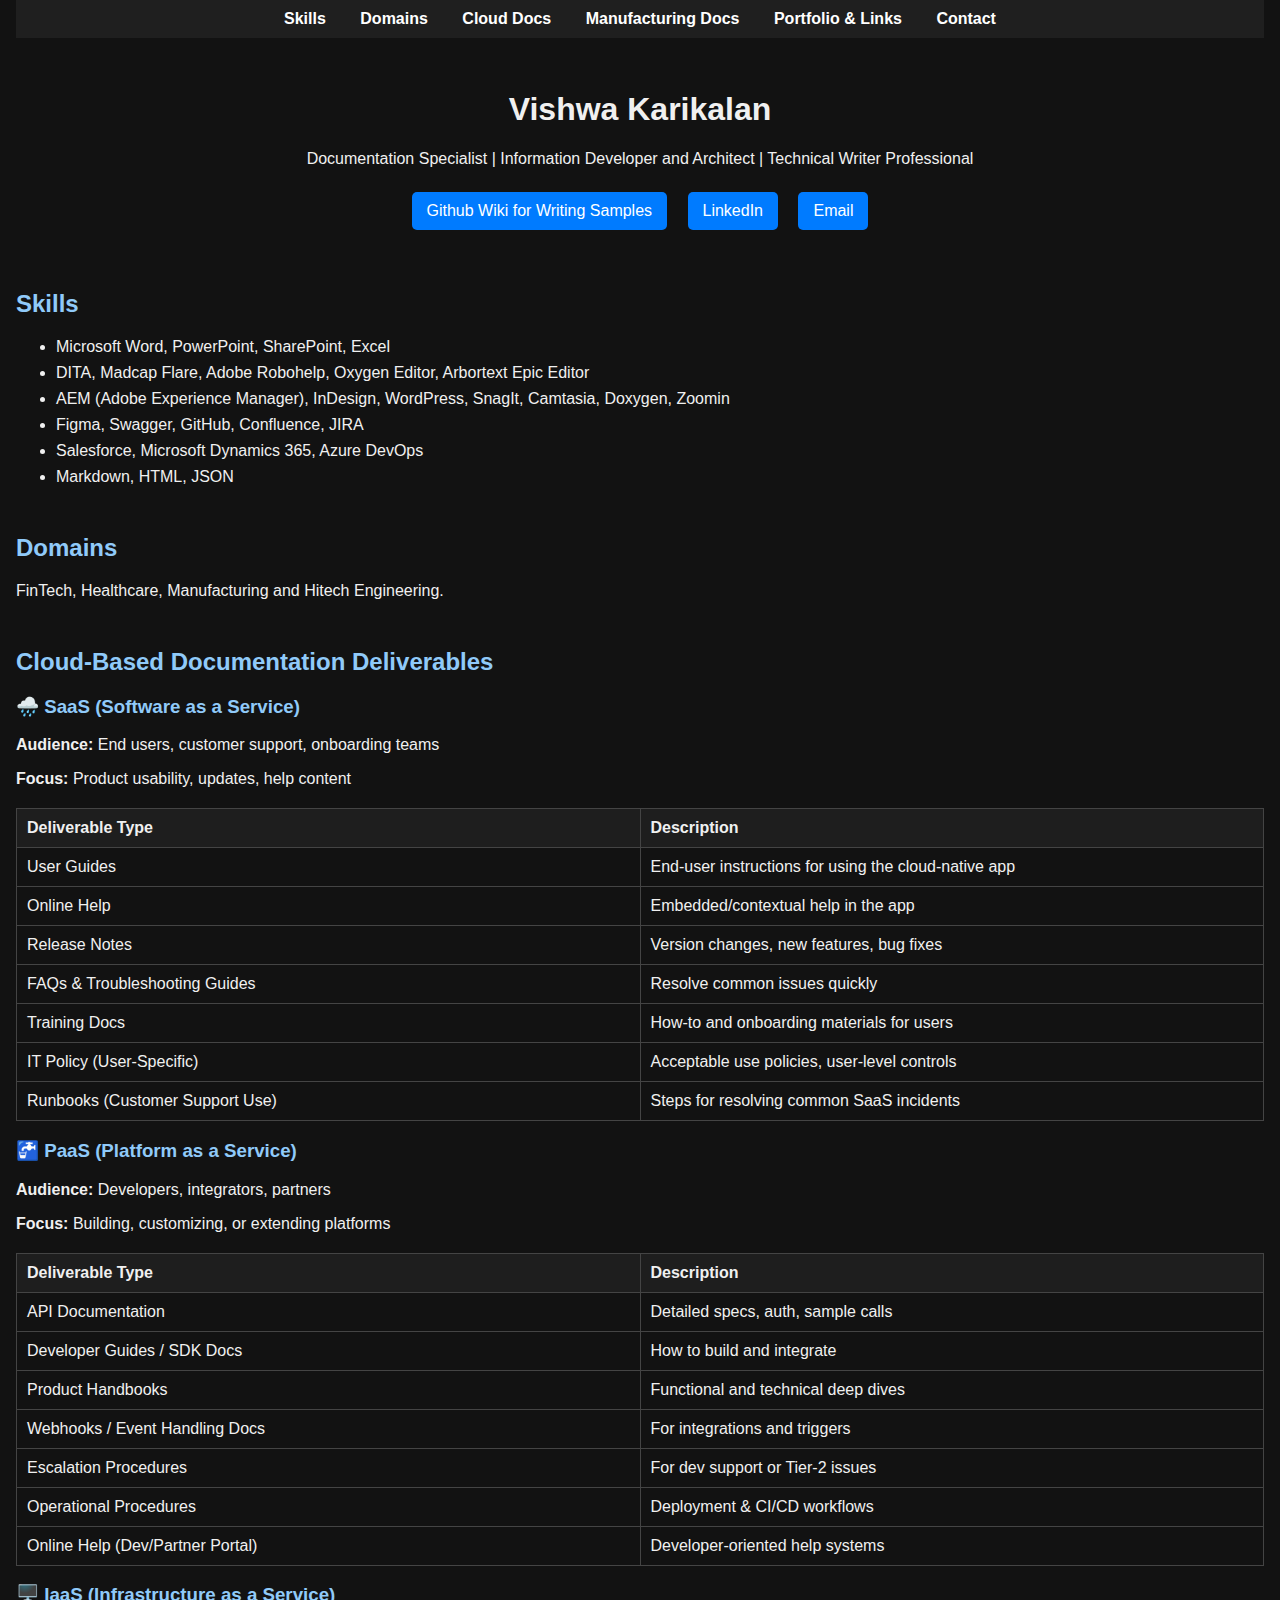
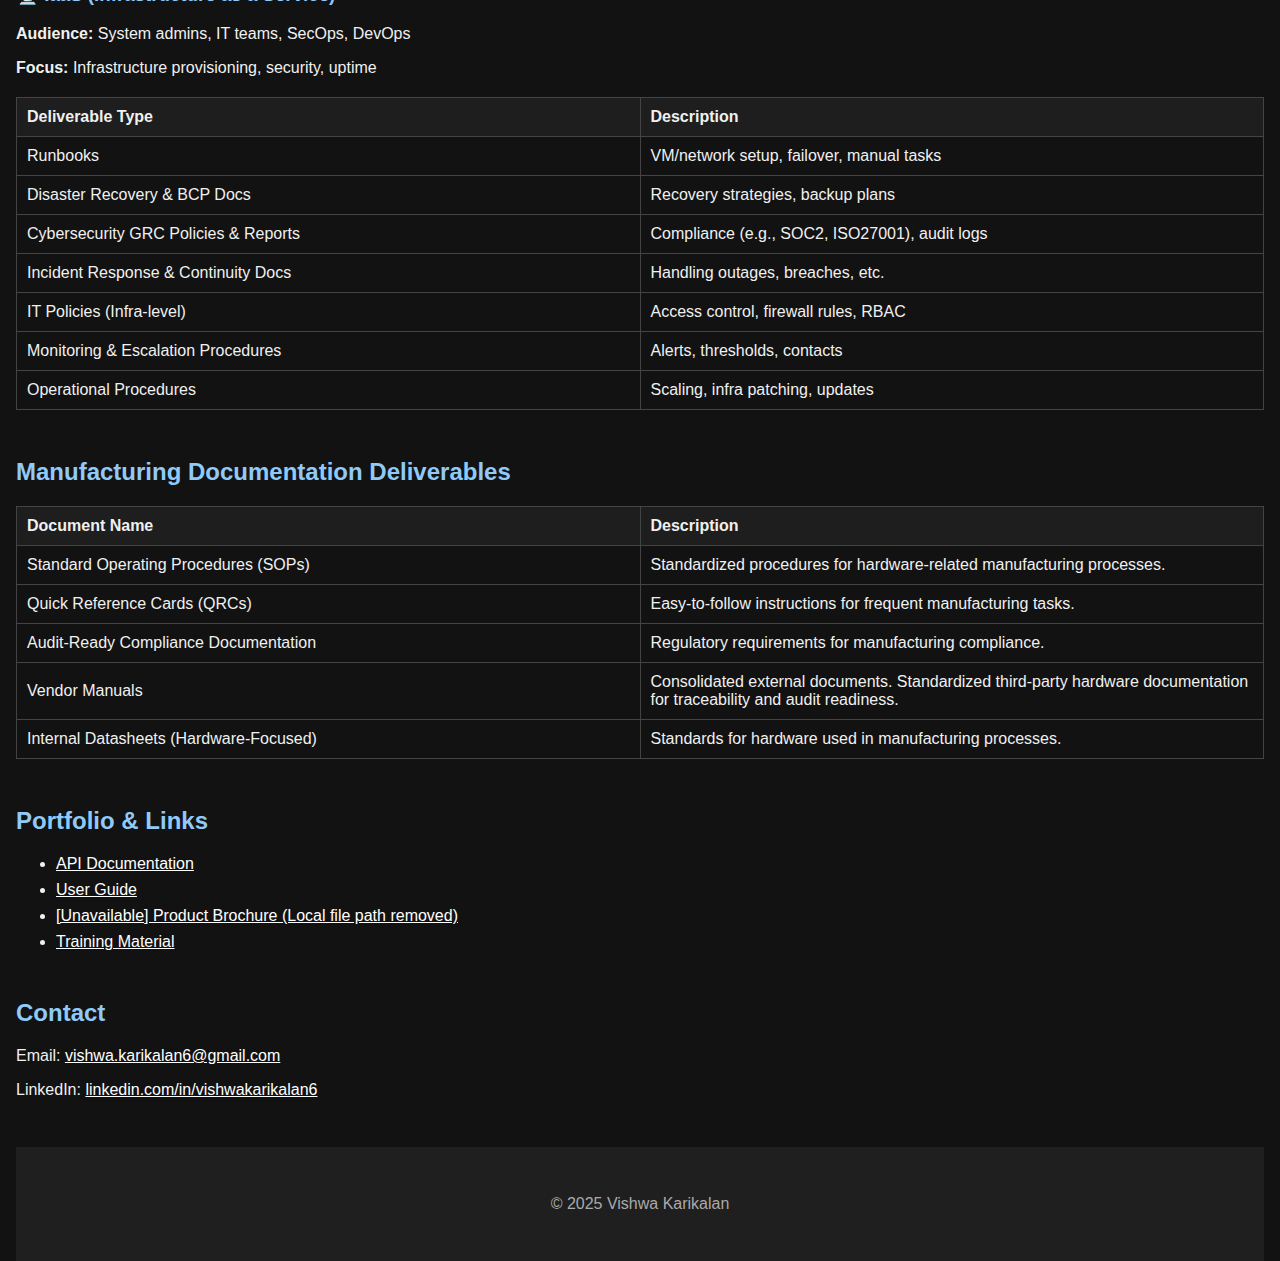
<file: index.html>
<!DOCTYPE html>
<html lang="en">
<head>
  <meta charset="UTF-8">
  <meta name="viewport" content="width=device-width, initial-scale=1.0">
  <title>Vishwa Karikalan | Documentation Specialist</title>
  <style>
    html {
      scroll-behavior: smooth;
    }
    body {
      background-color: #121212;
      color: #f0f0f0;
      font-family: Arial, sans-serif;
      margin: 0;
      padding: 0 1rem;
    }

    /* Make all links white */
    a {
      color: white !important;
    }

    /* Keep button-style links blue */
    .socials a, .btn {
      color: #ffffff !important;
      background-color: #007bff !important;
      padding: 10px 15px;
      text-decoration: none;
      border-radius: 5px;
      display: inline-block;
      margin: 0.5rem;
    }
    .btn:hover, .socials a:hover {
      background-color: #0056b3 !important;
    }

    nav {
      background: #1f1f1f;
      padding: 10px 20px;
      text-align: center;
    }
    nav a {
      margin: 0 15px;
      text-decoration: none;
      font-weight: bold;
    }
    nav a:hover {
      text-decoration: underline;
    }
    header {
      text-align: center;
      padding: 2rem 1rem;
    }
    section {
      margin-bottom: 3rem;
    }
    h2, h3 {
      color: #90caf9;
    }
    ul li {
      margin-bottom: 0.5rem;
    }
    table {
      width: 100%;
      border-collapse: collapse;
      margin-top: 20px;
      table-layout: fixed;
    }
    th, td {
      border: 1px solid #444;
      padding: 10px;
      text-align: left;
      width: 50%;
      word-wrap: break-word;
    }
    th {
      background-color: #1e1e1e;
    }
    footer {
      text-align: center;
      padding: 2rem 0;
      background: #1f1f1f;
      color: #aaa;
    }
    @media screen and (max-width: 768px) {
      nav a {
        display: block;
        margin: 10px 0;
      }
      .socials a, .btn {
        display: block;
        margin: 10px auto;
      }
      table {
        display: block;
        overflow-x: auto;
      }
    }
  </style>
</head>
<body>
  <nav>
    <a href="#skills">Skills</a>
    <a href="#domains">Domains</a>
    <a href="#cloud-docs">Cloud Docs</a>
    <a href="#manufacturing-docs">Manufacturing Docs</a>
    <a href="#portfolio">Portfolio & Links</a>
    <a href="#contact">Contact</a>
  </nav>

  <header>
    <h1>Vishwa Karikalan</h1>
    <p>Documentation Specialist | Information Developer and Architect | Technical Writer Professional</p>
    <div class="socials">
      <a href="https://github.com/vishdocs/My-Portfolio/wiki" target="_blank">Github Wiki for Writing Samples</a>
      <a href="https://www.linkedin.com/in/vishwakarikalan6/" target="_blank">LinkedIn</a>
      <a href="mailto:vishwa.karikalan6@gmail.com">Email</a>
    </div>
  </header>

  <section id="skills">
    <h2>Skills</h2>
    <ul>
      <li>Microsoft Word, PowerPoint, SharePoint, Excel</li>
      <li>DITA, Madcap Flare, Adobe Robohelp, Oxygen Editor, Arbortext Epic Editor</li>
      <li>AEM (Adobe Experience Manager), InDesign, WordPress, SnagIt, Camtasia, Doxygen, Zoomin</li>
      <li>Figma, Swagger, GitHub, Confluence, JIRA</li>
      <li>Salesforce, Microsoft Dynamics 365, Azure DevOps</li>
      <li>Markdown, HTML, JSON</li>
    </ul>
  </section>

  <section id="domains">
    <h2>Domains</h2>
    <p>FinTech, Healthcare, Manufacturing and Hitech Engineering.</p>
  </section>

  <section id="cloud-docs">
    <h2>Cloud-Based Documentation Deliverables</h2>

    <div class="section">
      <h3>🌧️ SaaS (Software as a Service)</h3>
      <p><strong>Audience:</strong> End users, customer support, onboarding teams</p>
      <p><strong>Focus:</strong> Product usability, updates, help content</p>
      <table>
        <tr><th>Deliverable Type</th><th>Description</th></tr>
        <tr><td>User Guides</td><td>End-user instructions for using the cloud-native app</td></tr>
        <tr><td>Online Help</td><td>Embedded/contextual help in the app</td></tr>
        <tr><td>Release Notes</td><td>Version changes, new features, bug fixes</td></tr>
        <tr><td>FAQs & Troubleshooting Guides</td><td>Resolve common issues quickly</td></tr>
        <tr><td>Training Docs</td><td>How-to and onboarding materials for users</td></tr>
        <tr><td>IT Policy (User-Specific)</td><td>Acceptable use policies, user-level controls</td></tr>
        <tr><td>Runbooks (Customer Support Use)</td><td>Steps for resolving common SaaS incidents</td></tr>
      </table>
    </div>

    <div class="section">
      <h3>🚰 PaaS (Platform as a Service)</h3>
      <p><strong>Audience:</strong> Developers, integrators, partners</p>
      <p><strong>Focus:</strong> Building, customizing, or extending platforms</p>
      <table>
        <tr><th>Deliverable Type</th><th>Description</th></tr>
        <tr><td>API Documentation</td><td>Detailed specs, auth, sample calls</td></tr>
        <tr><td>Developer Guides / SDK Docs</td><td>How to build and integrate</td></tr>
        <tr><td>Product Handbooks</td><td>Functional and technical deep dives</td></tr>
        <tr><td>Webhooks / Event Handling Docs</td><td>For integrations and triggers</td></tr>
        <tr><td>Escalation Procedures</td><td>For dev support or Tier-2 issues</td></tr>
        <tr><td>Operational Procedures</td><td>Deployment & CI/CD workflows</td></tr>
        <tr><td>Online Help (Dev/Partner Portal)</td><td>Developer-oriented help systems</td></tr>
      </table>
    </div>

    <div class="section">
      <h3>🖥️ IaaS (Infrastructure as a Service)</h3>
      <p><strong>Audience:</strong> System admins, IT teams, SecOps, DevOps</p>
      <p><strong>Focus:</strong> Infrastructure provisioning, security, uptime</p>
      <table>
        <tr><th>Deliverable Type</th><th>Description</th></tr>
        <tr><td>Runbooks</td><td>VM/network setup, failover, manual tasks</td></tr>
        <tr><td>Disaster Recovery & BCP Docs</td><td>Recovery strategies, backup plans</td></tr>
        <tr><td>Cybersecurity GRC Policies & Reports</td><td>Compliance (e.g., SOC2, ISO27001), audit logs</td></tr>
        <tr><td>Incident Response & Continuity Docs</td><td>Handling outages, breaches, etc.</td></tr>
        <tr><td>IT Policies (Infra-level)</td><td>Access control, firewall rules, RBAC</td></tr>
        <tr><td>Monitoring & Escalation Procedures</td><td>Alerts, thresholds, contacts</td></tr>
        <tr><td>Operational Procedures</td><td>Scaling, infra patching, updates</td></tr>
      </table>
    </div>
  </section>

  <section id="manufacturing-docs">
    <h2>Manufacturing Documentation Deliverables</h2>
    <div class="section">
      <table>
        <tr><th>Document Name</th><th>Description</th></tr>
        <tr><td>Standard Operating Procedures (SOPs)</td><td>Standardized procedures for hardware-related manufacturing processes.</td></tr>
        <tr><td>Quick Reference Cards (QRCs)</td><td>Easy-to-follow instructions for frequent manufacturing tasks.</td></tr>
        <tr><td>Audit-Ready Compliance Documentation</td><td>Regulatory requirements for manufacturing compliance.</td></tr>
        <tr><td>Vendor Manuals</td><td>Consolidated external documents. Standardized third-party hardware documentation for traceability and audit readiness.</td></tr>
        <tr><td>Internal Datasheets (Hardware-Focused)</td><td>Standards for hardware used in manufacturing processes.</td></tr>
      </table>
    </div>
  </section>

  <section id="portfolio">
    <h2>Portfolio & Links</h2>
    <ul>
      <li><a href="https://codeconnect.fisglobal.com/developerToolkit/D5A6D21AF1DE44569946BBD91FF05A03" target="_blank">API Documentation</a></li>
      <li><a href="https://www.relius.net/Support/downloads/FIS%20Client%20Portal%20User%20Guide.pdf" target="_blank">User Guide</a></li>
      <li><a href="#" target="_blank">[Unavailable] Product Brochure (Local file path removed)</a></li>
      <li><a href="https://github.com/vishdocs/My-Portfolio/wiki/Git-Query-Language-for-Technical-Writers" target="_blank">Training Material</a></li>
    </ul>
  </section>

  <section id="contact">
    <h2>Contact</h2>
    <p>Email: <a href="mailto:vishwa.karikalan6@gmail.com">vishwa.karikalan6@gmail.com</a></p>
    <p>LinkedIn: <a href="https://www.linkedin.com/in/vishwakarikalan6/" target="_blank">linkedin.com/in/vishwakarikalan6</a></p>
  </section>

  <footer>
    <p>&copy; 2025 Vishwa Karikalan</p>
  </footer>
</body>
</html>
</file>
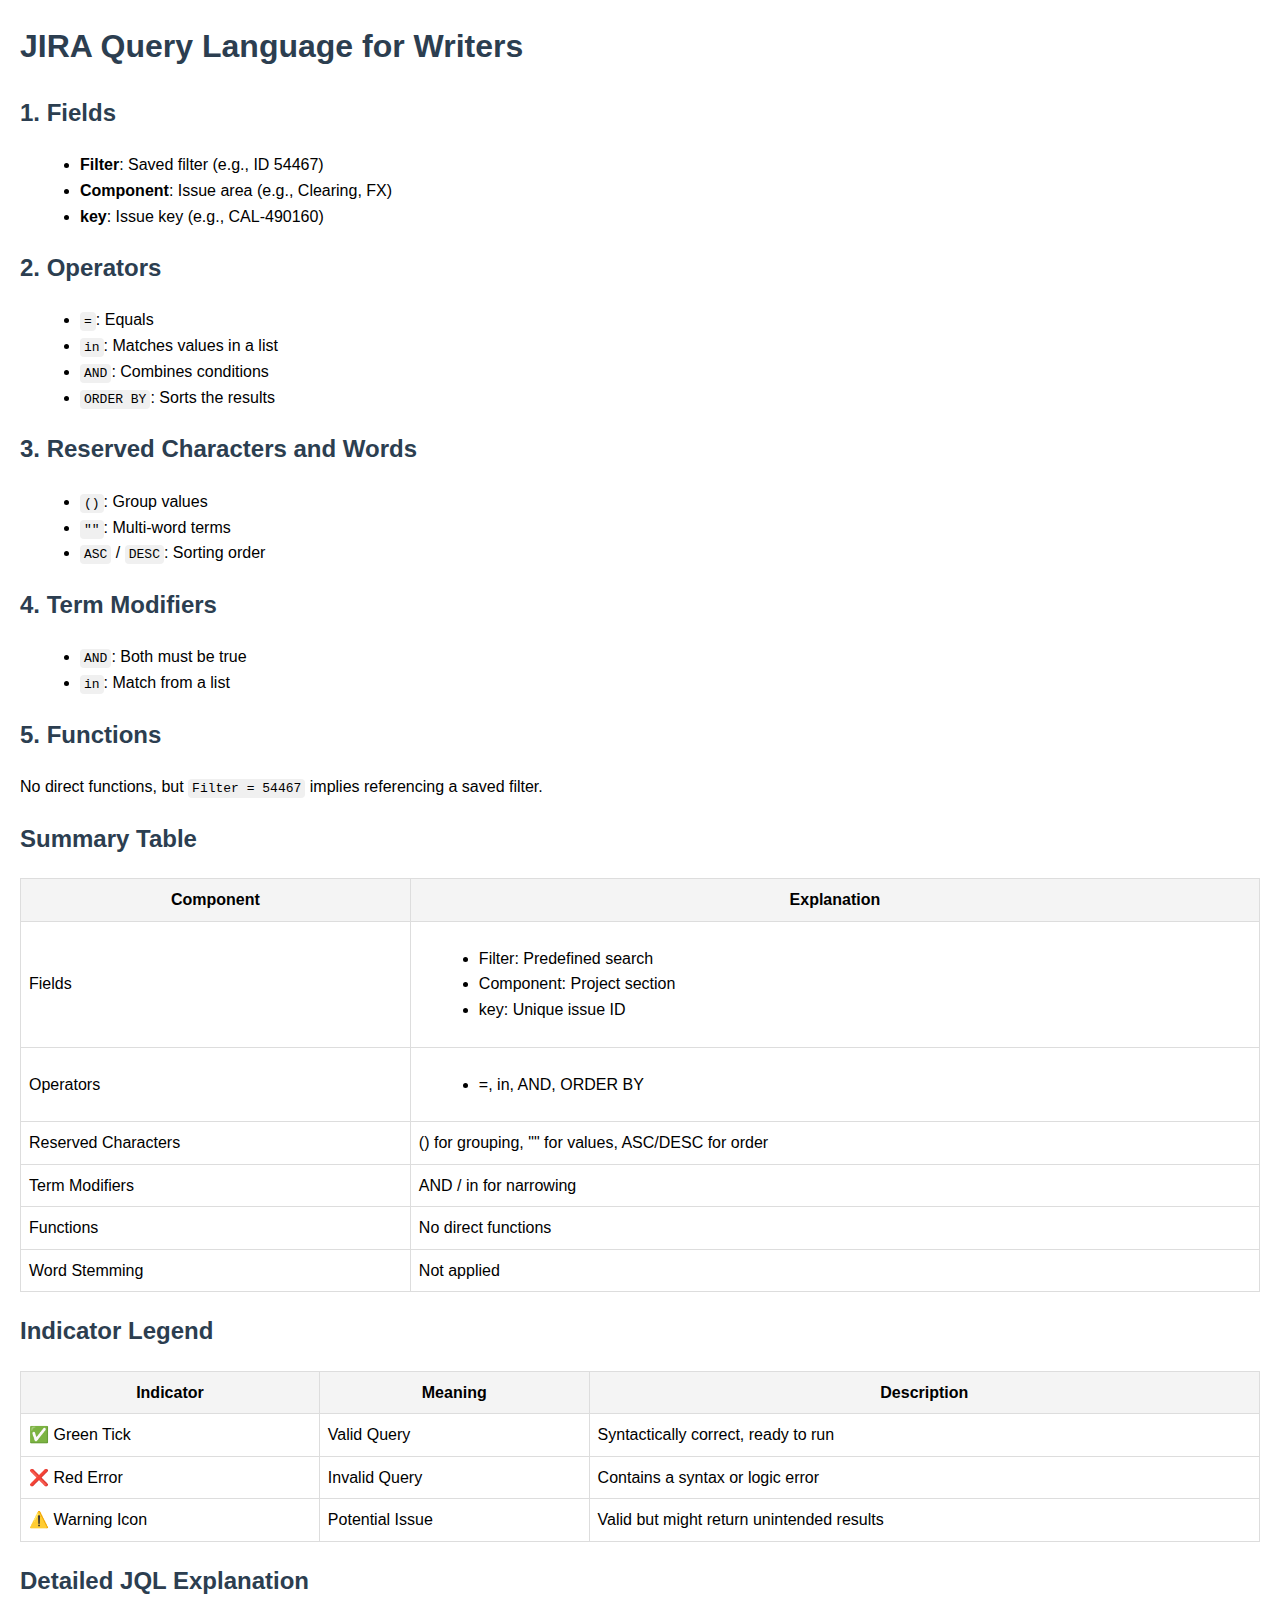
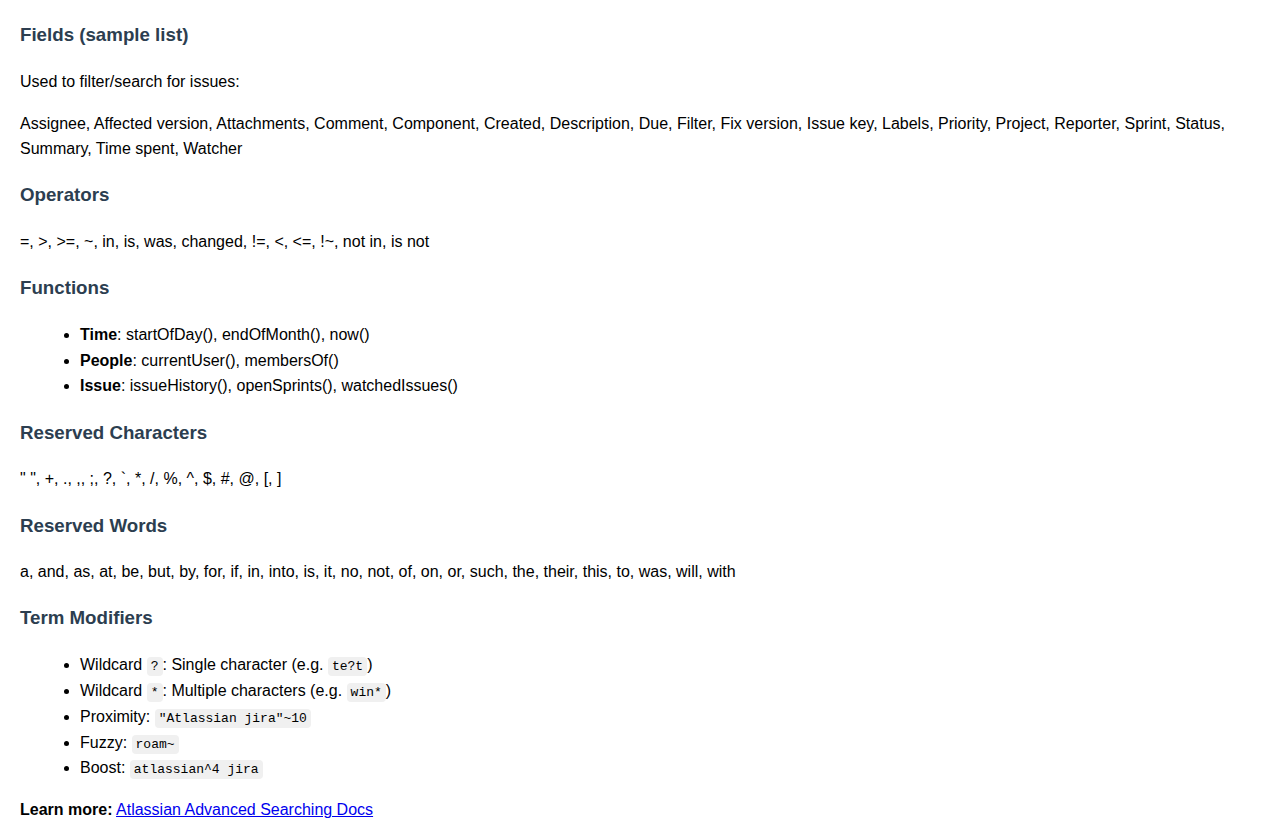
<file: Git for Writers.html>
<!DOCTYPE html>
<html lang="en">
<head>
  <meta charset="UTF-8">
  <title>JIRA Query Language for Writers</title>
  <style>
    body { font-family: Arial, sans-serif; line-height: 1.6; margin: 20px; }
    h1, h2, h3 { color: #2c3e50; }
    ul { margin-left: 20px; }
    table { border-collapse: collapse; width: 100%; margin-top: 10px; }
    th, td { border: 1px solid #ddd; padding: 8px; }
    th { background-color: #f4f4f4; }
    code { background: #f0f0f0; padding: 2px 4px; border-radius: 4px; }
  </style>
</head>
<body>

  <h1>JIRA Query Language for Writers</h1>

  <h2>1. Fields</h2>
  <ul>
    <li><strong>Filter</strong>: Saved filter (e.g., ID 54467)</li>
    <li><strong>Component</strong>: Issue area (e.g., Clearing, FX)</li>
    <li><strong>key</strong>: Issue key (e.g., CAL-490160)</li>
  </ul>

  <h2>2. Operators</h2>
  <ul>
    <li><code>=</code>: Equals</li>
    <li><code>in</code>: Matches values in a list</li>
    <li><code>AND</code>: Combines conditions</li>
    <li><code>ORDER BY</code>: Sorts the results</li>
  </ul>

  <h2>3. Reserved Characters and Words</h2>
  <ul>
    <li><code>()</code>: Group values</li>
    <li><code>""</code>: Multi-word terms</li>
    <li><code>ASC</code> / <code>DESC</code>: Sorting order</li>
  </ul>

  <h2>4. Term Modifiers</h2>
  <ul>
    <li><code>AND</code>: Both must be true</li>
    <li><code>in</code>: Match from a list</li>
  </ul>

  <h2>5. Functions</h2>
  <p>No direct functions, but <code>Filter = 54467</code> implies referencing a saved filter.</p>

  <h2>Summary Table</h2>
  <table>
    <thead>
      <tr><th>Component</th><th>Explanation</th></tr>
    </thead>
    <tbody>
      <tr>
        <td>Fields</td>
        <td>
          <ul>
            <li>Filter: Predefined search</li>
            <li>Component: Project section</li>
            <li>key: Unique issue ID</li>
          </ul>
        </td>
      </tr>
      <tr>
        <td>Operators</td>
        <td>
          <ul>
            <li>=, in, AND, ORDER BY</li>
          </ul>
        </td>
      </tr>
      <tr>
        <td>Reserved Characters</td>
        <td>() for grouping, "" for values, ASC/DESC for order</td>
      </tr>
      <tr>
        <td>Term Modifiers</td>
        <td>AND / in for narrowing</td>
      </tr>
      <tr>
        <td>Functions</td>
        <td>No direct functions</td>
      </tr>
      <tr>
        <td>Word Stemming</td>
        <td>Not applied</td>
      </tr>
    </tbody>
  </table>

  <h2>Indicator Legend</h2>
  <table>
    <thead>
      <tr><th>Indicator</th><th>Meaning</th><th>Description</th></tr>
    </thead>
    <tbody>
      <tr>
        <td>✅ Green Tick</td>
        <td>Valid Query</td>
        <td>Syntactically correct, ready to run</td>
      </tr>
      <tr>
        <td>❌ Red Error</td>
        <td>Invalid Query</td>
        <td>Contains a syntax or logic error</td>
      </tr>
      <tr>
        <td>⚠️ Warning Icon</td>
        <td>Potential Issue</td>
        <td>Valid but might return unintended results</td>
      </tr>
    </tbody>
  </table>

  <h2>Detailed JQL Explanation</h2>
  <h3>Fields (sample list)</h3>
  <p>Used to filter/search for issues:</p>
  <p>Assignee, Affected version, Attachments, Comment, Component, Created, Description, Due, Filter, Fix version, Issue key, Labels, Priority, Project, Reporter, Sprint, Status, Summary, Time spent, Watcher</p>

  <h3>Operators</h3>
  <p>=, >, >=, ~, in, is, was, changed, !=, <, <=, !~, not in, is not</p>

  <h3>Functions</h3>
  <ul>
    <li><strong>Time</strong>: startOfDay(), endOfMonth(), now()</li>
    <li><strong>People</strong>: currentUser(), membersOf()</li>
    <li><strong>Issue</strong>: issueHistory(), openSprints(), watchedIssues()</li>
  </ul>

  <h3>Reserved Characters</h3>
  <p>" ", +, ., ,, ;, ?, `, *, /, %, ^, $, #, @, [, ]</p>

  <h3>Reserved Words</h3>
  <p>a, and, as, at, be, but, by, for, if, in, into, is, it, no, not, of, on, or, such, the, their, this, to, was, will, with</p>

  <h3>Term Modifiers</h3>
  <ul>
    <li>Wildcard <code>?</code>: Single character (e.g. <code>te?t</code>)</li>
    <li>Wildcard <code>*</code>: Multiple characters (e.g. <code>win*</code>)</li>
    <li>Proximity: <code>"Atlassian jira"~10</code></li>
    <li>Fuzzy: <code>roam~</code></li>
    <li>Boost: <code>atlassian^4 jira</code></li>
  </ul>

  <p><strong>Learn more:</strong> <a href="https://docs.atlassian.com/advanced-searching" target="_blank">Atlassian Advanced Searching Docs</a></p>

</body>
</html>
</file>
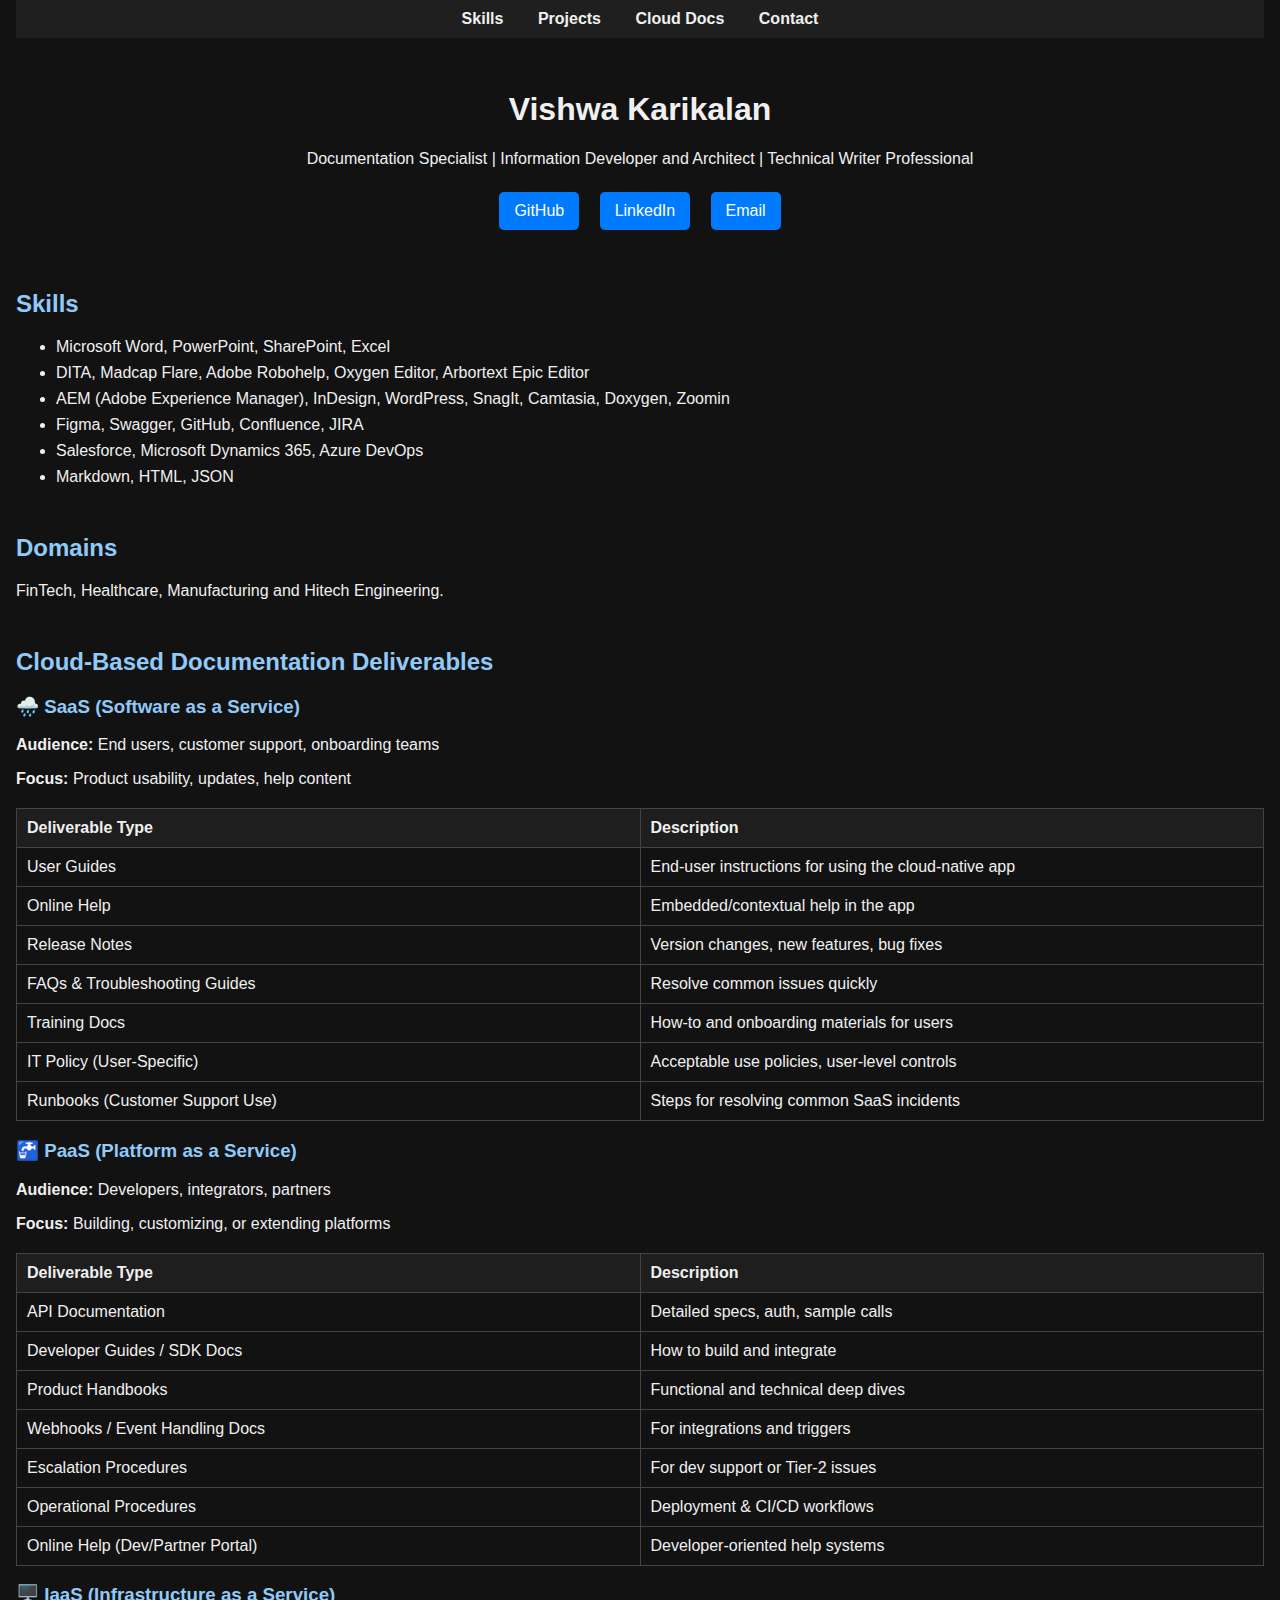
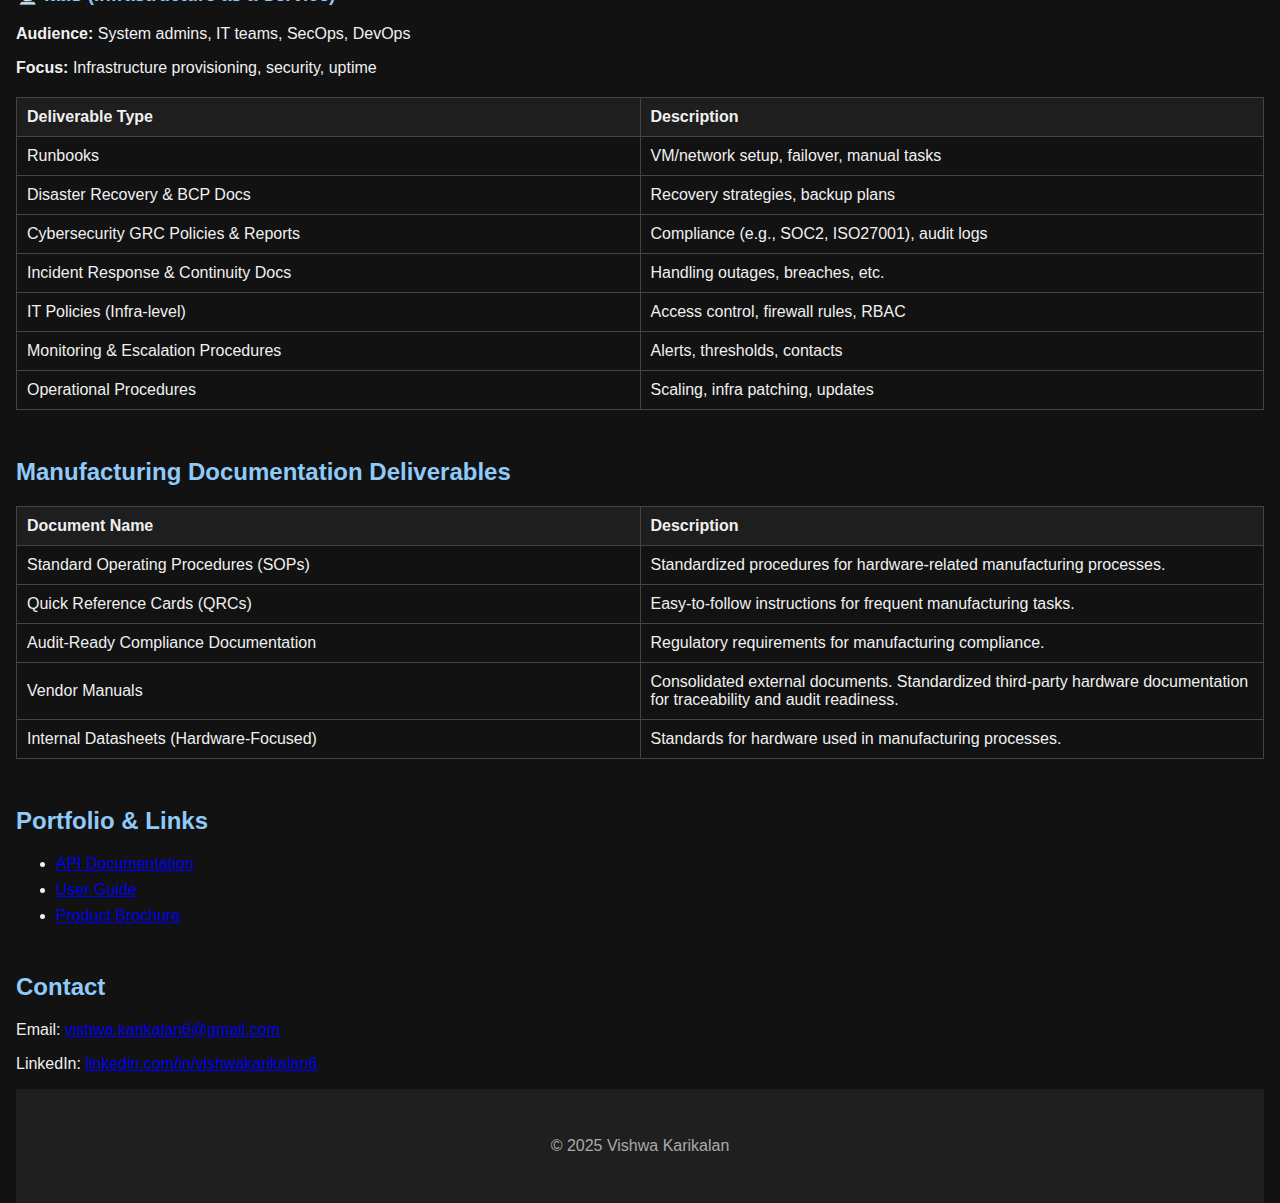
<file: Vishwa Portfolio.html>
<!DOCTYPE html>
<html lang="en">
<head>
  <meta charset="UTF-8">
  <meta name="viewport" content="width=device-width, initial-scale=1.0">
  <title>Vishwa Karikalan | Documentation Specialist</title>
  <style>
    html {
      scroll-behavior: smooth;
    }
    body {
      background-color: #121212;
      color: #f0f0f0;
      font-family: Arial, sans-serif;
      margin: 0;
      padding: 0 1rem;
    }
    nav {
      background: #1f1f1f;
      padding: 10px 20px;
      text-align: center;
    }
    nav a {
      color: #f0f0f0;
      margin: 0 15px;
      text-decoration: none;
      font-weight: bold;
    }
    nav a:hover {
      text-decoration: underline;
    }
    header {
      text-align: center;
      padding: 2rem 1rem;
    }
    .socials a, .btn {
      display: inline-block;
      margin: 0.5rem;
      color: #ffffff;
      background-color: #007bff;
      padding: 10px 15px;
      text-decoration: none;
      border-radius: 5px;
    }
    .btn:hover, .socials a:hover {
      background-color: #0056b3;
    }
    section {
      margin-bottom: 3rem;
    }
    h2, h3 {
      color: #90caf9;
    }
    ul li {
      margin-bottom: 0.5rem;
    }
    table {
      width: 100%;
      border-collapse: collapse;
      margin-top: 20px;
      table-layout: fixed;
    }
    th, td {
      border: 1px solid #444;
      padding: 10px;
      text-align: left;
      width: 50%;
      word-wrap: break-word;
    }
    th {
      background-color: #1e1e1e;
    }
    footer {
      text-align: center;
      padding: 2rem 0;
      background: #1f1f1f;
      color: #aaa;
    }
    @media screen and (max-width: 768px) {
      nav a {
        display: block;
        margin: 10px 0;
      }
      .socials a, .btn {
        display: block;
        margin: 10px auto;
      }
      table {
        display: block;
        overflow-x: auto;
      }
    }
  </style>
</head>
<body>
  <nav>
    <a href="#skills">Skills</a>
    <a href="#projects">Projects</a>
    <a href="#cloud-docs">Cloud Docs</a>
    <a href="#contact">Contact</a>
  </nav>

  <header>
    <h1>Vishwa Karikalan</h1>
    <p>Documentation Specialist | Information Developer and Architect | Technical Writer Professional</p>
    <div class="socials">
      <a href="https://github.com/vishdocs" target="_blank">GitHub</a>
      <a href="https://www.linkedin.com/in/vishwakarikalan6/" target="_blank">LinkedIn</a>
      <a href="mailto:vishwa.karikalan6@gmail.com">Email</a>
    </div>
  </header>

  <section id="skills">
    <h2>Skills</h2>
    <ul>
      <li>Microsoft Word, PowerPoint, SharePoint, Excel</li>
      <li>DITA, Madcap Flare, Adobe Robohelp, Oxygen Editor, Arbortext Epic Editor</li>
      <li>AEM (Adobe Experience Manager), InDesign, WordPress, SnagIt, Camtasia, Doxygen, Zoomin</li>
      <li>Figma, Swagger, GitHub, Confluence, JIRA</li>
      <li>Salesforce, Microsoft Dynamics 365, Azure DevOps</li>
      <li>Markdown, HTML, JSON</li>
    </ul>
  </section>

  <section id="Domains">
    <h2>Domains</h2>
    <p>FinTech, Healthcare, Manufacturing and Hitech Engineering.</p>
  </section>

  <section id="cloud-docs">
    <h2>Cloud-Based Documentation Deliverables</h2>

    <div class="section">
      <h3>🌧️ SaaS (Software as a Service)</h3>
      <p><strong>Audience:</strong> End users, customer support, onboarding teams</p>
      <p><strong>Focus:</strong> Product usability, updates, help content</p>
      <table>
        <tr><th>Deliverable Type</th><th>Description</th></tr>
        <tr><td>User Guides</td><td>End-user instructions for using the cloud-native app</td></tr>
        <tr><td>Online Help</td><td>Embedded/contextual help in the app</td></tr>
        <tr><td>Release Notes</td><td>Version changes, new features, bug fixes</td></tr>
        <tr><td>FAQs & Troubleshooting Guides</td><td>Resolve common issues quickly</td></tr>
        <tr><td>Training Docs</td><td>How-to and onboarding materials for users</td></tr>
        <tr><td>IT Policy (User-Specific)</td><td>Acceptable use policies, user-level controls</td></tr>
        <tr><td>Runbooks (Customer Support Use)</td><td>Steps for resolving common SaaS incidents</td></tr>
      </table>
    </div>

    <div class="section">
      <h3>🚰 PaaS (Platform as a Service)</h3>
      <p><strong>Audience:</strong> Developers, integrators, partners</p>
      <p><strong>Focus:</strong> Building, customizing, or extending platforms</p>
      <table>
        <tr><th>Deliverable Type</th><th>Description</th></tr>
        <tr><td>API Documentation</td><td>Detailed specs, auth, sample calls</td></tr>
        <tr><td>Developer Guides / SDK Docs</td><td>How to build and integrate</td></tr>
        <tr><td>Product Handbooks</td><td>Functional and technical deep dives</td></tr>
        <tr><td>Webhooks / Event Handling Docs</td><td>For integrations and triggers</td></tr>
        <tr><td>Escalation Procedures</td><td>For dev support or Tier-2 issues</td></tr>
        <tr><td>Operational Procedures</td><td>Deployment & CI/CD workflows</td></tr>
        <tr><td>Online Help (Dev/Partner Portal)</td><td>Developer-oriented help systems</td></tr>
      </table>
    </div>

    <div class="section">
      <h3>🖥️ IaaS (Infrastructure as a Service)</h3>
      <p><strong>Audience:</strong> System admins, IT teams, SecOps, DevOps</p>
      <p><strong>Focus:</strong> Infrastructure provisioning, security, uptime</p>
      <table>
        <tr><th>Deliverable Type</th><th>Description</th></tr>
        <tr><td>Runbooks</td><td>VM/network setup, failover, manual tasks</td></tr>
        <tr><td>Disaster Recovery & BCP Docs</td><td>Recovery strategies, backup plans</td></tr>
        <tr><td>Cybersecurity GRC Policies & Reports</td><td>Compliance (e.g., SOC2, ISO27001), audit logs</td></tr>
        <tr><td>Incident Response & Continuity Docs</td><td>Handling outages, breaches, etc.</td></tr>
        <tr><td>IT Policies (Infra-level)</td><td>Access control, firewall rules, RBAC</td></tr>
        <tr><td>Monitoring & Escalation Procedures</td><td>Alerts, thresholds, contacts</td></tr>
        <tr><td>Operational Procedures</td><td>Scaling, infra patching, updates</td></tr>
      </table>
    </div>
  </section>

  <section id="manufacturing-docs">
  <h2>Manufacturing Documentation Deliverables</h2>
  <div class="section">
    <table>
      <tr><th>Document Name</th><th>Description</th></tr>
      <tr><td>Standard Operating Procedures (SOPs)</td><td>Standardized procedures for hardware-related manufacturing processes.</td></tr>
      <tr><td>Quick Reference Cards (QRCs)</td><td>Easy-to-follow instructions for frequent manufacturing tasks.</td></tr>
      <tr><td>Audit-Ready Compliance Documentation</td><td>Regulatory requirements for manufacturing compliance.</td></tr>
      <tr><td>Vendor Manuals</td><td>Consolidated external documents. Standardized third-party hardware documentation for traceability and audit readiness.</td></tr>
      <tr><td>Internal Datasheets (Hardware-Focused)</td><td>Standards for hardware used in manufacturing processes.</td></tr>
    </table>
  </div>
</section>

<section id="portfolio">
  <h2>Portfolio & Links</h2>
  <ul>
    <li><a href="https://codeconnect.fisglobal.com/developerToolkit/D5A6D21AF1DE44569946BBD91FF05A03" target="_blank">API Documentation</a></li>
    <li><a href="https://www.relius.net/Support/downloads/FIS%20Client%20Portal%20User%20Guide.pdf" target="_blank">User Guide</a></li>
    <li><a href="file:///C:/Users/vishw/Downloads/KINEVO-900S-ProductBrochure-en-INT_30_035_0088II.pdf" target="_blank">Product Brochure</a></li>
  </ul>
</section>


    <h2>Contact</h2>
    <p>Email: <a href="mailto:vishwa.karikalan6@gmail.com">vishwa.karikalan6@gmail.com</a></p>
    <p>LinkedIn: <a href="https://www.linkedin.com/in/vishwakarikalan6/" target="_blank">linkedin.com/in/vishwakarikalan6</a></p>
  </section>

  <footer>
    <p>&copy; 2025 Vishwa Karikalan</p>
  </footer>
</body>
</html>
</file>
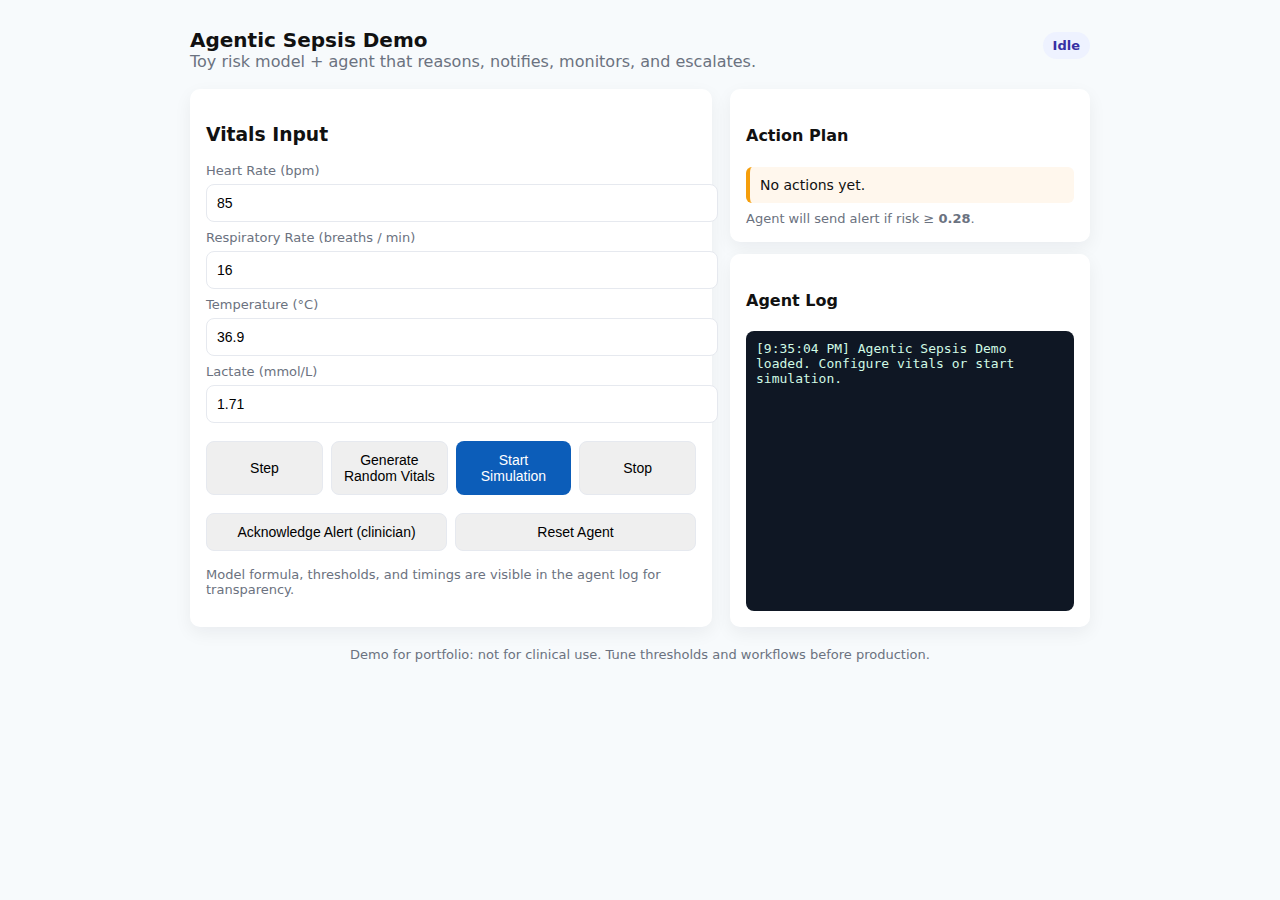
<file: demos/agentic-sepsis-demo.html>
<!doctype html>
<html lang="en">
<head>
<meta charset="utf-8" />
<meta name="viewport" content="width=device-width,initial-scale=1" />
<title>Agentic Sepsis Demo — Vishwa</title>
<style>
  :root{--bg:#f7fafc;--card:#fff;--muted:#6b7280;--accent:#0c5db9}
  body{font-family:Inter,system-ui,Segoe UI,Roboto,Arial,sans-serif;background:var(--bg);margin:0;padding:28px;color:#111}
  .wrap{max-width:900px;margin:0 auto}
  header{display:flex;justify-content:space-between;align-items:center;margin-bottom:18px}
  h1{font-size:20px;margin:0}
  p.subtitle{margin:0;color:var(--muted)}
  .grid{display:grid;grid-template-columns:1fr 360px;gap:18px}
  .card{background:var(--card);padding:16px;border-radius:10px;box-shadow:0 6px 18px rgba(15,23,42,0.06)}
  label{font-size:13px;color:var(--muted);display:block;margin-bottom:6px}
  input[type=number], button, select{width:100%;padding:10px;border-radius:8px;border:1px solid #e6e9ef;font-size:14px}
  .controls{display:flex;gap:8px;margin-top:10px}
  button.primary{background:var(--accent);color:#fff;border:0}
  .log{height:260px;overflow:auto;background:#0f1724;color:#d1fae5;padding:10px;border-radius:8px;font-family:monospace;font-size:13px}
  .plan{background:#fff7ed;border-left:4px solid #f59e0b;padding:10px;border-radius:6px;font-size:14px}
  .small{font-size:13px;color:var(--muted);margin-top:8px}
  .status{display:flex;gap:8px;align-items:center;margin-bottom:8px}
  .pill{padding:6px 10px;border-radius:999px;background:#eef2ff;color:#3730a3;font-weight:600;font-size:13px}
  footer{margin-top:20px;color:var(--muted);font-size:13px;text-align:center}
  .muted{color:var(--muted)}
</style>
</head>
<body>
<div class="wrap">
  <header>
    <div>
      <h1>Agentic Sepsis Demo</h1>
      <p class="subtitle">Toy risk model + agent that reasons, notifies, monitors, and escalates.</p>
    </div>
    <div class="status">
      <div class="pill" id="agent-state">Idle</div>
    </div>
  </header>

  <div class="grid">
    <section class="card">
      <h3>Vitals Input</h3>
      <div style="display:grid;gap:8px;margin-top:8px">
        <div>
          <label>Heart Rate (bpm)</label>
          <input id="heart" type="number" value="92" min="30" max="220" />
        </div>
        <div>
          <label>Respiratory Rate (breaths / min)</label>
          <input id="resp" type="number" value="20" min="6" max="60" />
        </div>
        <div>
          <label>Temperature (°C)</label>
          <input id="temp" type="number" step="0.1" value="38.1" />
        </div>
        <div>
          <label>Lactate (mmol/L)</label>
          <input id="lactate" type="number" step="0.1" value="2.3" />
        </div>

        <div class="controls">
          <button id="stepBtn">Step</button>
          <button id="randBtn">Generate Random Vitals</button>
          <button id="startBtn" class="primary">Start Simulation</button>
          <button id="stopBtn">Stop</button>
        </div>

        <div class="controls">
          <button id="ackBtn">Acknowledge Alert (clinician)</button>
          <button id="resetBtn">Reset Agent</button>
        </div>

        <p class="small">Model formula, thresholds, and timings are visible in the agent log for transparency.</p>
      </div>
    </section>

    <aside>
      <div class="card" style="margin-bottom:12px">
        <h4>Action Plan</h4>
        <div id="actionPlan" class="plan">No actions yet.</div>
        <div class="small" style="margin-top:8px">Agent will send alert if risk ≥ <strong id="thresholdLabel">0.28</strong>.</div>
      </div>

      <div class="card">
        <h4>Agent Log</h4>
        <div id="log" class="log"></div>
      </div>
    </aside>
  </div>

  <footer>
    <div class="muted">Demo for portfolio: not for clinical use. Tune thresholds and workflows before production.</div>
  </footer>
</div>

<script>
(function(){
  // --- Configurable parameters ---
  const ALERT_THRESHOLD = 0.28;         // risk above which agent creates an action plan
  const ESCALATION_DELAY_MS = 9000;     // time to wait for ACK before escalating (9s for demo)
  const MONITOR_INTERVAL_MS = 4000;     // automated vitals polling interval during simulation
  // -------------------------------

  const heartEl = document.getElementById('heart');
  const respEl = document.getElementById('resp');
  const tempEl  = document.getElementById('temp');
  const lactateEl = document.getElementById('lactate');

  const stepBtn = document.getElementById('stepBtn');
  const randBtn = document.getElementById('randBtn');
  const startBtn= document.getElementById('startBtn');
  const stopBtn = document.getElementById('stopBtn');
  const ackBtn  = document.getElementById('ackBtn');
  const resetBtn= document.getElementById('resetBtn');

  const logEl = document.getElementById('log');
  const actionPlanEl = document.getElementById('actionPlan');
  const statePill = document.getElementById('agent-state');
  const thresholdLabel = document.getElementById('thresholdLabel');
  thresholdLabel.textContent = ALERT_THRESHOLD.toFixed(2);

  let simInterval = null;
  let escalationTimer = null;
  let agent = createAgent(ALERT_THRESHOLD);

  // Logging helper
  function log(msg){
    const t = new Date().toLocaleTimeString();
    const line = `[${t}] ${msg}`;
    const node = document.createElement('div');
    node.textContent = line;
    logEl.appendChild(node);
    logEl.scrollTop = logEl.scrollHeight;
    // keep a short history
    if (logEl.childNodes.length > 200) logEl.removeChild(logEl.firstChild);
  }

  // Random vitals generator (clinically plausible-ish ranges)
  function generateRandomVitals(){
    const hr = randInt(70, 140);
    const rr = randInt(12, 30);
    const temp = (Math.random() * 1.6) + 36.6; // ~36.6 - 38.2
    const lact = +(1 + Math.random() * 3).toFixed(2); // ~1.0 - 4.0
    heartEl.value = hr; respEl.value = rr; tempEl.value = temp.toFixed(1); lactateEl.value = lact;
  }
  function randInt(a,b){return Math.floor(Math.random()*(b-a+1))+a;}

  // Toy risk model (same logic as the notebook formula)
  function computeRisk(v){
    const score =
      (v.heart_rate - 70) * 0.002 +
      (v.resp_rate - 12) * 0.01 +
      (v.temp - 37) * 0.05 +
      (v.lactate - 1.2) * 0.1;
    return Math.max(0, Math.min(1, score));
  }

  // Agent factory
  function createAgent(threshold){
    return {
      threshold,
      alertSent: false,
      escalationSent: false,
      acknowledged: false,
      lastPlan: null
    };
  }

  // Agent observe & act
  function agentCycle(){
    const vitals = {
      heart_rate: Number(heartEl.value),
      resp_rate: Number(respEl.value),
      temp: Number(tempEl.value),
      lactate: Number(lactateEl.value)
    };
    const risk = computeRisk(vitals);
    log(`Observed vitals=${JSON.stringify(vitals)}, risk=${risk.toFixed(3)}`);

    if (risk >= agent.threshold){
      log('Risk above threshold → agent evaluates escalation criteria.');
      const plan = [
        "Recommend lactate test",
        "Re-check vitals in 15 minutes (simulated)",
        "Notify on-duty clinician with structured note"
      ];
      agent.lastPlan = plan;
      actionPlanEl.textContent = plan.join(' · ');
      // send alert if not already
      if (!agent.alertSent){
        sendAlert(plan, vitals, risk);
      } else {
        log('Alert already sent. Monitoring for ACK or escalation.');
      }
    } else {
      actionPlanEl.textContent = 'No actions. Continue monitoring.';
      log('Risk below threshold → continue monitoring.');
    }
  }

  function sendAlert(plan, vitals, risk){
    agent.alertSent = true;
    agent.acknowledged = false;
    agent.escalationSent = false;
    statePill.textContent = 'Alert Sent';
    statePill.style.background = '#fff0f6';
    statePill.style.color = '#9f1239';
    log('Sending clinician alert: structured note with top risk factors.');
    log(`[ACTION PLAN] ${plan.join(' | ')} — risk=${risk.toFixed(3)}`);
    // start escalation timer (demo uses short time)
    if (escalationTimer) clearTimeout(escalationTimer);
    escalationTimer = setTimeout(()=> {
      if (!agent.acknowledged && !agent.escalationSent){
        log('No clinician ACK received → escalating to senior clinician.');
        agent.escalationSent = true;
        statePill.textContent = 'Escalated';
        statePill.style.background = '#fff7ed';
        statePill.style.color = '#92400e';
      }
    }, ESCALATION_DELAY_MS);
  }

  // Acknowledge handler (simulate clinician)
  function acknowledge(){
    if (!agent.alertSent){
      log('No active alert to acknowledge.');
      return;
    }
    agent.acknowledged = true;
    agent.alertSent = false;
    agent.escalationSent = false;
    if (escalationTimer) clearTimeout(escalationTimer);
    statePill.textContent = 'Acknowledged';
    statePill.style.background = '#ecfdf5';
    statePill.style.color = '#065f46';
    log('Clinician acknowledged alert. Agent will monitor for stabilization.');
    // Agent can clear last plan after ACK
    setTimeout(()=> {
      actionPlanEl.textContent = 'Monitoring after ACK. No active actions.';
      statePill.textContent = 'Monitoring';
      statePill.style.background = '';
      statePill.style.color = '';
    }, 1200);
  }

  function resetAgent(){
    if (escalationTimer) clearTimeout(escalationTimer);
    agent = createAgent(ALERT_THRESHOLD);
    actionPlanEl.textContent = 'No actions yet.';
    statePill.textContent = 'Idle';
    statePill.style.background = '';
    statePill.style.color = '';
    log('Agent reset to Idle state.');
  }

  // UI bindings
  stepBtn.addEventListener('click', ()=> agentCycle());
  randBtn.addEventListener('click', ()=> generateRandomVitals());
  startBtn.addEventListener('click', ()=> {
    if (simInterval) { log('Simulation already running.'); return; }
    log('Starting automated simulation (vitals every ' + (MONITOR_INTERVAL_MS/1000) + 's).');
    simInterval = setInterval(()=> {
      generateRandomVitals();
      agentCycle();
    }, MONITOR_INTERVAL_MS);
    statePill.textContent = 'Running';
    statePill.style.background = '#ecfeff';
    statePill.style.color = '#065f46';
  });
  stopBtn.addEventListener('click', ()=> {
    if (simInterval) {
      clearInterval(simInterval);
      simInterval = null;
      log('Simulation stopped.');
      statePill.textContent = 'Stopped';
      statePill.style.background = '';
      statePill.style.color = '';
    } else {
      log('No simulation running.');
    }
  });
  ackBtn.addEventListener('click', ()=> acknowledge());
  resetBtn.addEventListener('click', ()=> resetAgent());

  // initial sample
  log('Agentic Sepsis Demo loaded. Configure vitals or start simulation.');
  generateRandomVitals();

})();
</script>
</body>
</html>
</file>
